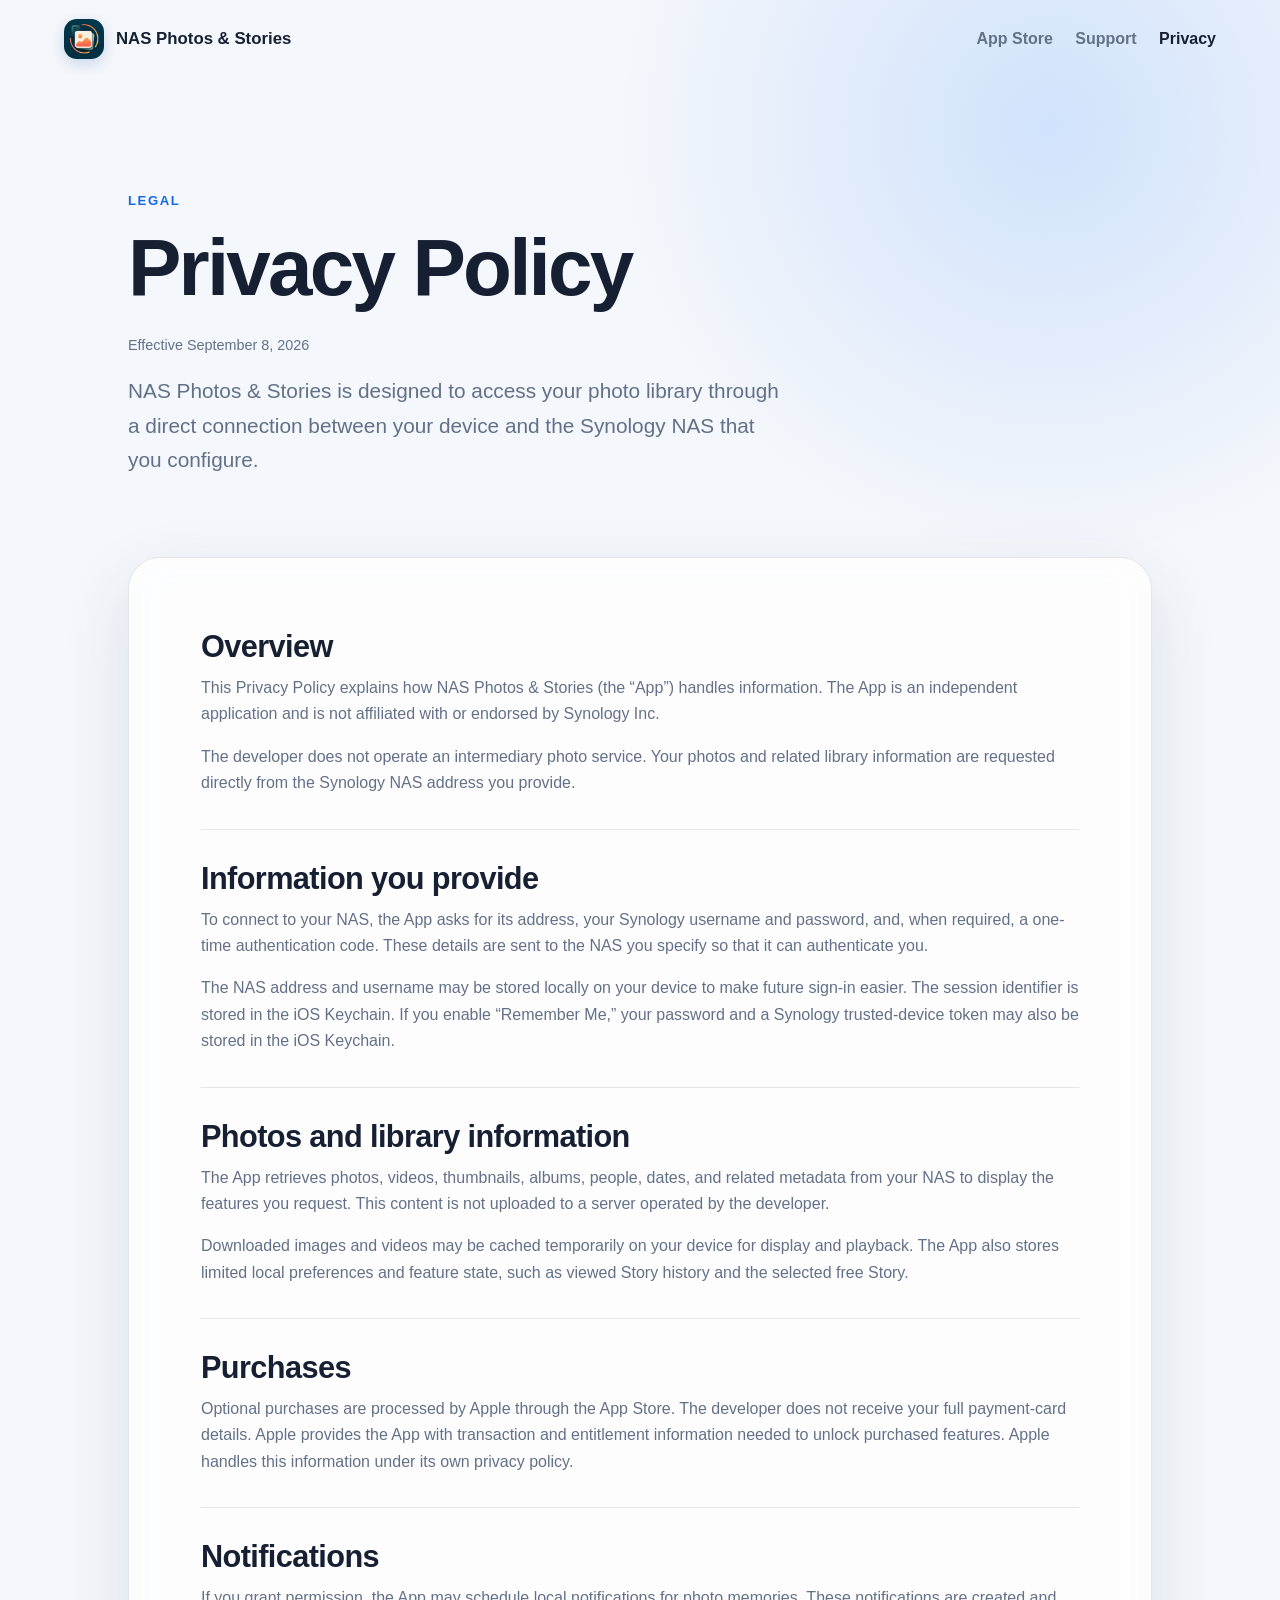
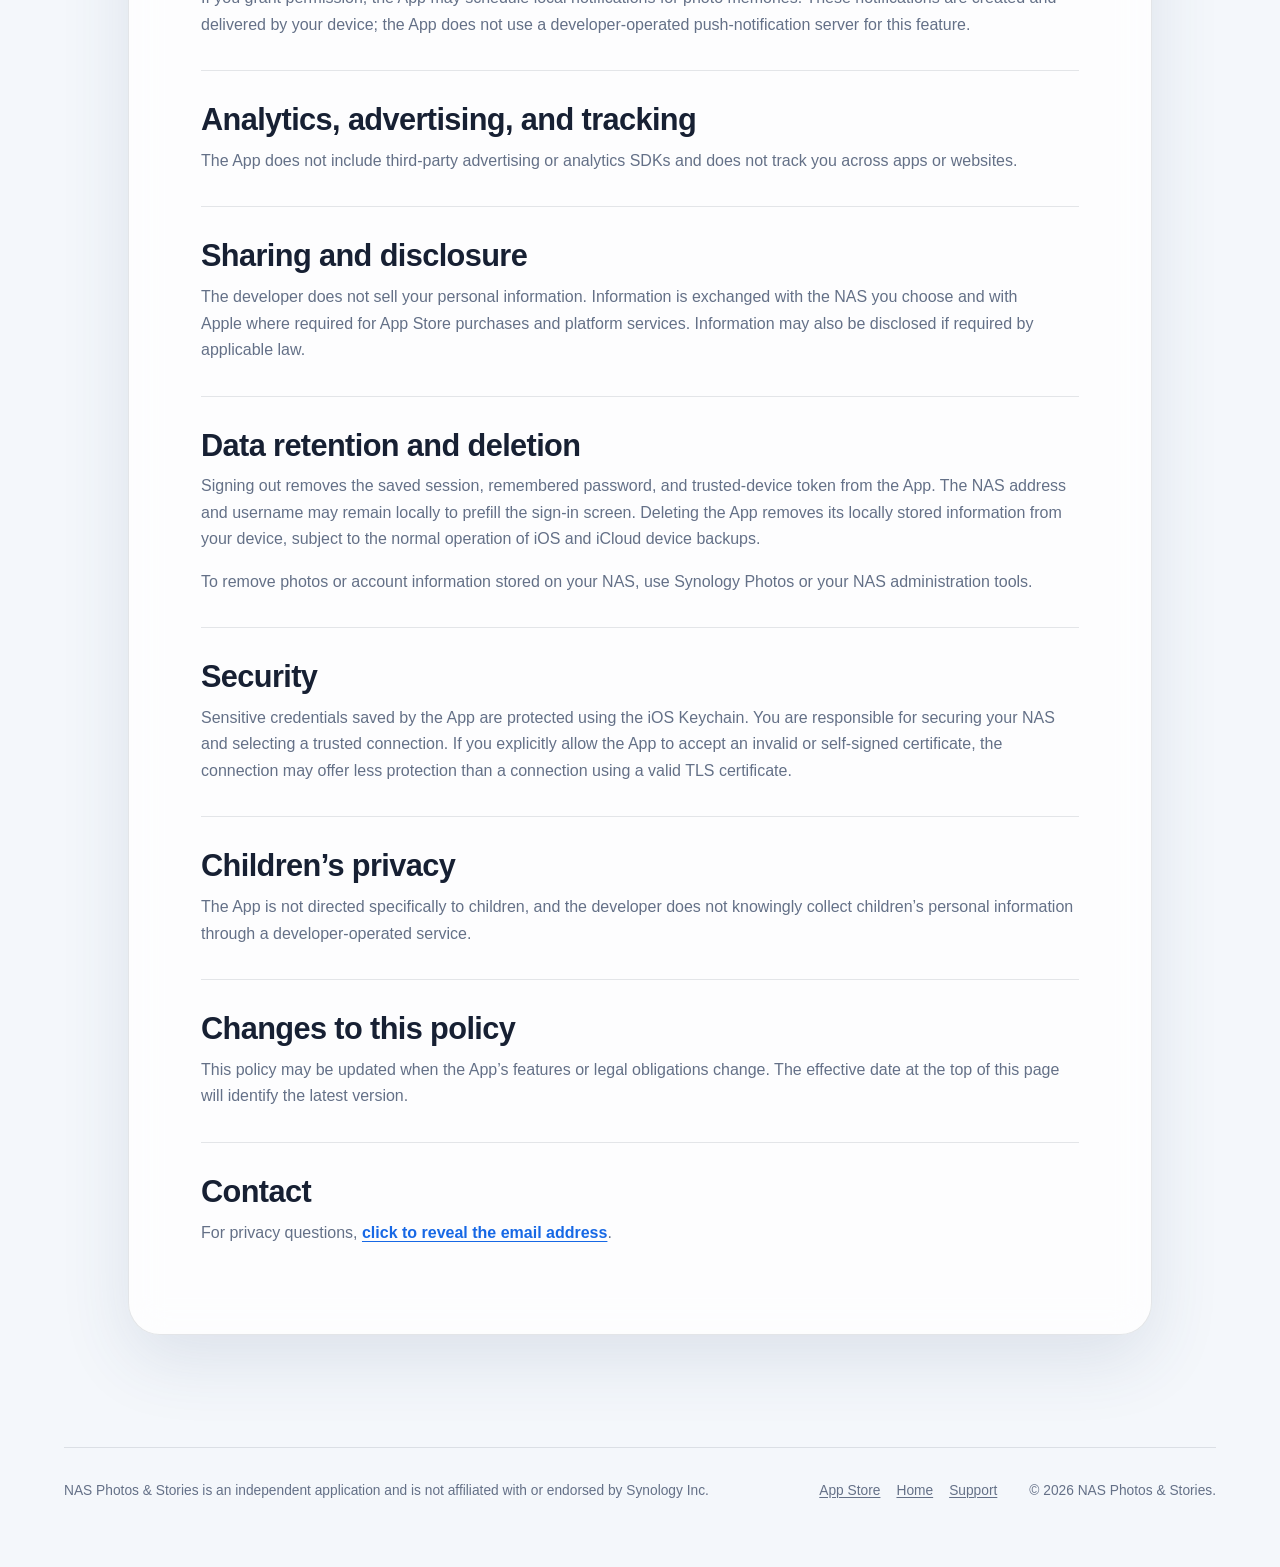
<file: privacy.html>
<!doctype html>
<html lang="en">
<head>
  <!-- Google tag (gtag.js) -->
  <script async src="https://www.googletagmanager.com/gtag/js?id=G-BH10E3C2WW"></script>
  <script>
    window.dataLayer = window.dataLayer || [];
    function gtag(){dataLayer.push(arguments);}
    gtag('js', new Date());

    gtag('config', 'G-BH10E3C2WW');
  </script>
  <meta charset="utf-8">
  <meta name="viewport" content="width=device-width, initial-scale=1">
  <meta name="description" content="Learn how NAS Photos &amp; Stories handles connection details, credentials, photos, purchases, and other information on your device and NAS.">
  <meta name="color-scheme" content="light dark">
  <meta name="apple-itunes-app" content="app-id=6807876024">
  <meta property="og:type" content="article">
  <meta property="og:site_name" content="NAS Photos &amp; Stories">
  <meta property="og:title" content="Privacy Policy — NAS Photos &amp; Stories">
  <meta property="og:description" content="How NAS Photos &amp; Stories handles connection details, credentials, photos, purchases, and other information.">
  <meta property="og:url" content="https://nasstories.app/privacy.html">
  <meta property="og:image" content="https://nasstories.app/assets/social-share.png">
  <meta property="og:image:type" content="image/png">
  <meta property="og:image:width" content="1200">
  <meta property="og:image:height" content="630">
  <meta property="og:image:alt" content="NAS Photos &amp; Stories — Your photo library has Stories to tell">
  <meta name="twitter:card" content="summary_large_image">
  <meta name="twitter:image" content="https://nasstories.app/assets/social-share.png">
  <meta name="twitter:image:alt" content="NAS Photos &amp; Stories — Your photo library has Stories to tell">
  <title>Privacy Policy — NAS Photos &amp; Stories</title>
  <link rel="canonical" href="https://nasstories.app/privacy.html">
  <link rel="icon" href="assets/app-icon.png" type="image/png">
  <link rel="apple-touch-icon" href="assets/app-icon.png">
  <link rel="stylesheet" href="styles.css?v=20261007-1">
  <script src="email-reveal.js?v=20261007-1" defer></script>

  <!-- Reddit Pixel -->
  <script>
  !function(w,d){if(!w.rdt){var p=w.rdt=function(){p.sendEvent?p.sendEvent.apply(p,arguments):p.callQueue.push(arguments)};p.callQueue=[];var t=d.createElement("script");t.src="https://www.redditstatic.com/ads/pixel.js?pixel_id=a2_jrno8rvgm4w2",t.async=!0;var s=d.getElementsByTagName("script")[0];s.parentNode.insertBefore(t,s)}}(window,document);rdt('init','a2_jrno8rvgm4w2');rdt('track', 'PageVisit');
  </script>
  <!-- DO NOT MODIFY UNLESS TO REPLACE A USER IDENTIFIER -->
  <!-- End Reddit Pixel -->
</head>
<body>
  <a class="skip-link" href="#main">Skip to content</a>

  <header class="site-header">
    <a class="brand" href="./" aria-label="NAS Photos &amp; Stories home">
      <img src="assets/app-icon.png" width="40" height="40" alt="">
      <span>NAS Photos &amp; Stories</span>
    </a>
    <nav aria-label="Main navigation">
      <a href="https://apps.apple.com/app/nas-photos-stories/id6807876024">App Store</a>
      <a href="support.html">Support</a>
      <a href="privacy.html" aria-current="page">Privacy</a>
    </nav>
  </header>

  <main id="main" class="document-page">
    <header class="document-header">
      <p class="eyebrow">Legal</p>
      <h1>Privacy Policy</h1>
      <p class="updated">Effective September 8, 2026</p>
      <p class="intro">NAS Photos &amp; Stories is designed to access your photo library through a direct connection between your device and the Synology NAS that you configure.</p>
    </header>

    <article class="document-content">
      <section>
        <h2>Overview</h2>
        <p>This Privacy Policy explains how NAS Photos &amp; Stories (the “App”) handles information. The App is an independent application and is not affiliated with or endorsed by Synology Inc.</p>
        <p>The developer does not operate an intermediary photo service. Your photos and related library information are requested directly from the Synology NAS address you provide.</p>
      </section>

      <section>
        <h2>Information you provide</h2>
        <p>To connect to your NAS, the App asks for its address, your Synology username and password, and, when required, a one-time authentication code. These details are sent to the NAS you specify so that it can authenticate you.</p>
        <p>The NAS address and username may be stored locally on your device to make future sign-in easier. The session identifier is stored in the iOS Keychain. If you enable “Remember Me,” your password and a Synology trusted-device token may also be stored in the iOS Keychain.</p>
      </section>

      <section>
        <h2>Photos and library information</h2>
        <p>The App retrieves photos, videos, thumbnails, albums, people, dates, and related metadata from your NAS to display the features you request. This content is not uploaded to a server operated by the developer.</p>
        <p>Downloaded images and videos may be cached temporarily on your device for display and playback. The App also stores limited local preferences and feature state, such as viewed Story history and the selected free Story.</p>
      </section>

      <section>
        <h2>Purchases</h2>
        <p>Optional purchases are processed by Apple through the App Store. The developer does not receive your full payment-card details. Apple provides the App with transaction and entitlement information needed to unlock purchased features. Apple handles this information under its own privacy policy.</p>
      </section>

      <section>
        <h2>Notifications</h2>
        <p>If you grant permission, the App may schedule local notifications for photo memories. These notifications are created and delivered by your device; the App does not use a developer-operated push-notification server for this feature.</p>
      </section>

      <section>
        <h2>Analytics, advertising, and tracking</h2>
        <p>The App does not include third-party advertising or analytics SDKs and does not track you across apps or websites.</p>
      </section>

      <section>
        <h2>Sharing and disclosure</h2>
        <p>The developer does not sell your personal information. Information is exchanged with the NAS you choose and with Apple where required for App Store purchases and platform services. Information may also be disclosed if required by applicable law.</p>
      </section>

      <section>
        <h2>Data retention and deletion</h2>
        <p>Signing out removes the saved session, remembered password, and trusted-device token from the App. The NAS address and username may remain locally to prefill the sign-in screen. Deleting the App removes its locally stored information from your device, subject to the normal operation of iOS and iCloud device backups.</p>
        <p>To remove photos or account information stored on your NAS, use Synology Photos or your NAS administration tools.</p>
      </section>

      <section>
        <h2>Security</h2>
        <p>Sensitive credentials saved by the App are protected using the iOS Keychain. You are responsible for securing your NAS and selecting a trusted connection. If you explicitly allow the App to accept an invalid or self-signed certificate, the connection may offer less protection than a connection using a valid TLS certificate.</p>
      </section>

      <section>
        <h2>Children’s privacy</h2>
        <p>The App is not directed specifically to children, and the developer does not knowingly collect children’s personal information through a developer-operated service.</p>
      </section>

      <section>
        <h2>Changes to this policy</h2>
        <p>This policy may be updated when the App’s features or legal obligations change. The effective date at the top of this page will identify the latest version.</p>
      </section>

      <section>
        <h2>Contact</h2>
        <p>For privacy questions, <button class="email-reveal-link" type="button" data-email-reveal>click to reveal the email address</button>.</p>
      </section>
    </article>
  </main>

  <footer>
    <p>NAS Photos &amp; Stories is an independent application and is not affiliated with or endorsed by Synology Inc.</p>
    <div class="footer-links">
      <a href="https://apps.apple.com/app/nas-photos-stories/id6807876024">App Store</a>
      <a href="./">Home</a>
      <a href="support.html">Support</a>
    </div>
    <p>&copy; 2026 NAS Photos &amp; Stories.</p>
  </footer>
</body>
</html>
</file>
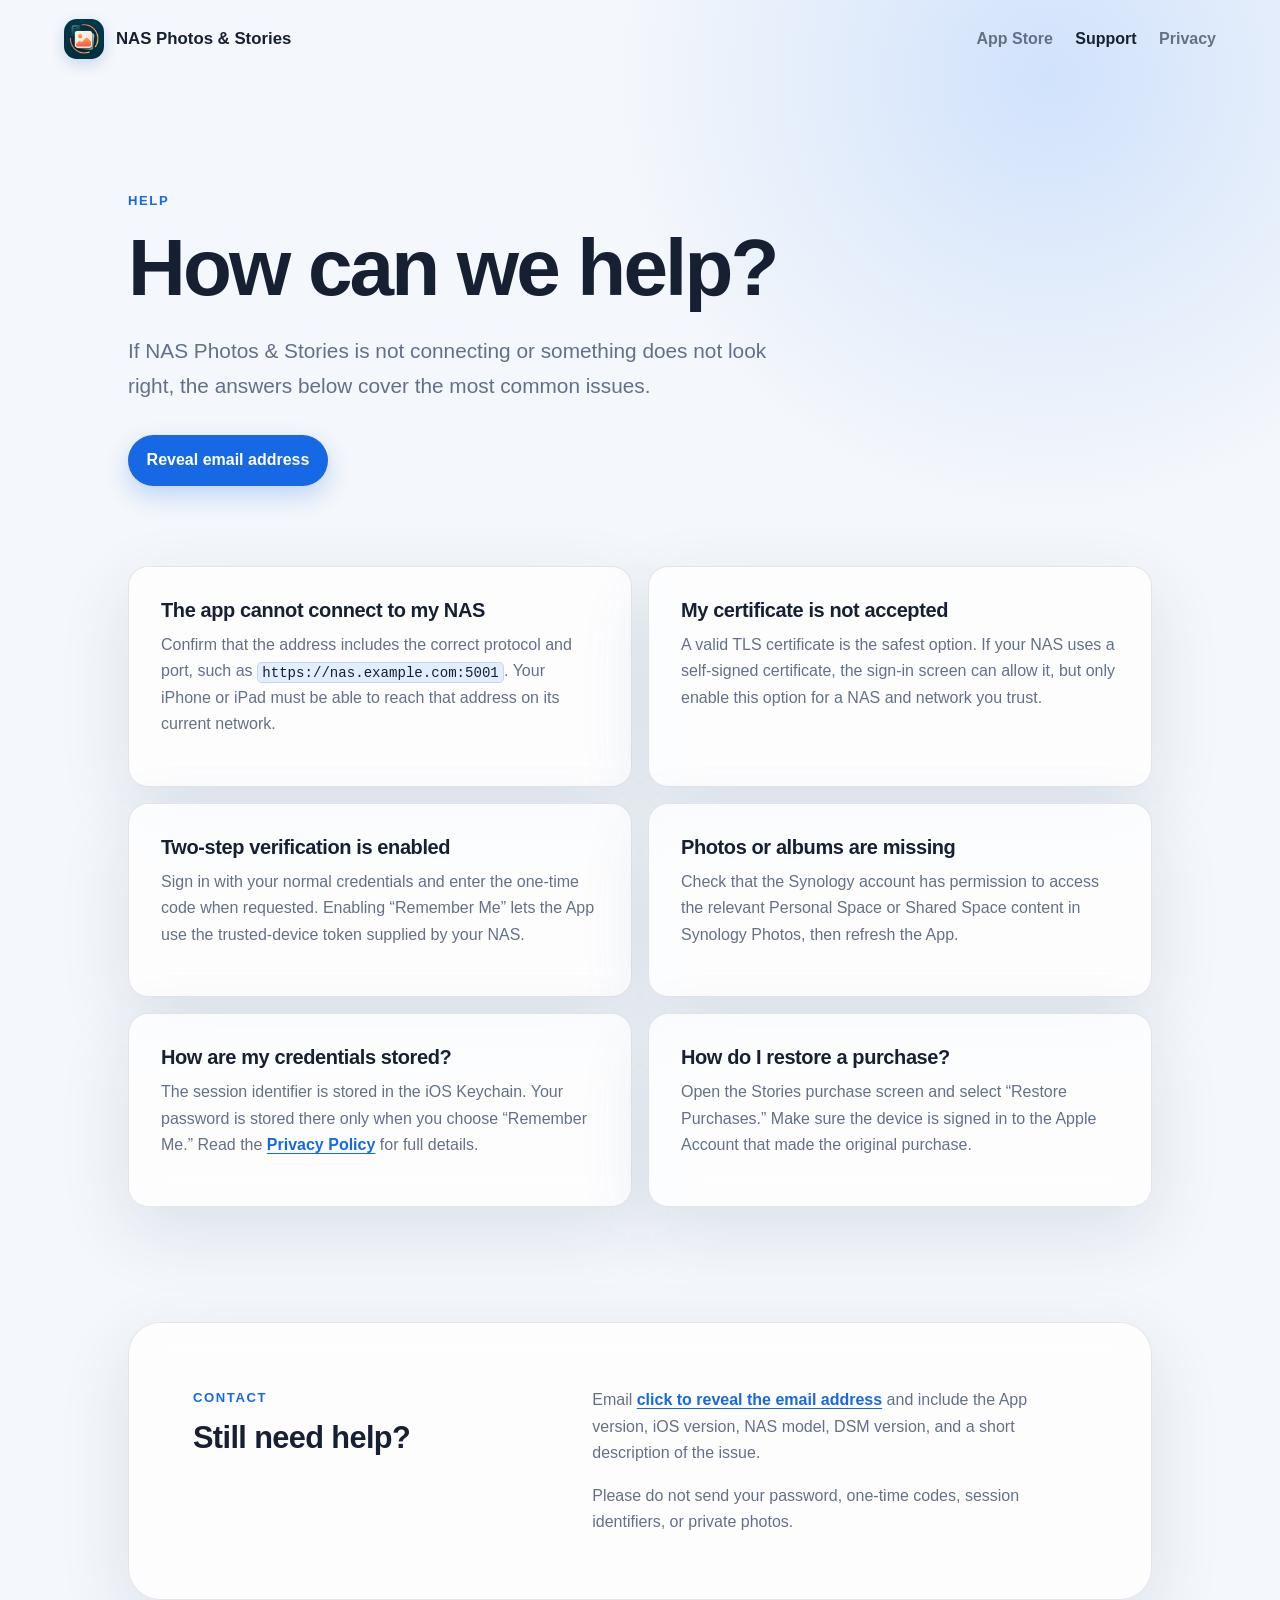
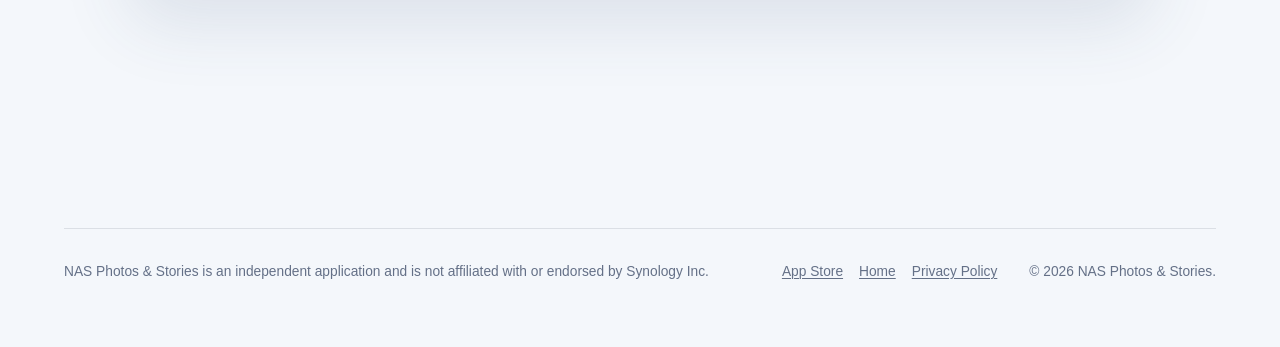
<file: support.html>
<!doctype html>
<html lang="en">
<head>
  <!-- Google tag (gtag.js) -->
  <script async src="https://www.googletagmanager.com/gtag/js?id=G-BH10E3C2WW"></script>
  <script>
    window.dataLayer = window.dataLayer || [];
    function gtag(){dataLayer.push(arguments);}
    gtag('js', new Date());

    gtag('config', 'G-BH10E3C2WW');
  </script>
  <meta charset="utf-8">
  <meta name="viewport" content="width=device-width, initial-scale=1">
  <meta name="description" content="Get help with NAS Photos &amp; Stories, including Synology NAS connections, certificates, missing photos, purchases, and account security.">
  <meta name="color-scheme" content="light dark">
  <meta name="apple-itunes-app" content="app-id=6807876024">
  <meta property="og:type" content="website">
  <meta property="og:site_name" content="NAS Photos &amp; Stories">
  <meta property="og:title" content="Support &amp; FAQ — NAS Photos &amp; Stories">
  <meta property="og:description" content="Help with Synology NAS connections, certificates, missing photos, purchases, and account security.">
  <meta property="og:url" content="https://nasstories.app/support.html">
  <meta property="og:image" content="https://nasstories.app/assets/social-share.png">
  <meta property="og:image:type" content="image/png">
  <meta property="og:image:width" content="1200">
  <meta property="og:image:height" content="630">
  <meta property="og:image:alt" content="NAS Photos &amp; Stories — Your photo library has Stories to tell">
  <meta name="twitter:card" content="summary_large_image">
  <meta name="twitter:image" content="https://nasstories.app/assets/social-share.png">
  <meta name="twitter:image:alt" content="NAS Photos &amp; Stories — Your photo library has Stories to tell">
  <title>Support &amp; FAQ — NAS Photos &amp; Stories</title>
  <link rel="canonical" href="https://nasstories.app/support.html">
  <link rel="icon" href="assets/app-icon.png" type="image/png">
  <link rel="apple-touch-icon" href="assets/app-icon.png">
  <link rel="stylesheet" href="styles.css?v=20261007-1">
  <script src="email-reveal.js?v=20261007-1" defer></script>

  <!-- Reddit Pixel -->
  <script>
  !function(w,d){if(!w.rdt){var p=w.rdt=function(){p.sendEvent?p.sendEvent.apply(p,arguments):p.callQueue.push(arguments)};p.callQueue=[];var t=d.createElement("script");t.src="https://www.redditstatic.com/ads/pixel.js?pixel_id=a2_jrno8rvgm4w2",t.async=!0;var s=d.getElementsByTagName("script")[0];s.parentNode.insertBefore(t,s)}}(window,document);rdt('init','a2_jrno8rvgm4w2');rdt('track', 'PageVisit');
  </script>
  <!-- DO NOT MODIFY UNLESS TO REPLACE A USER IDENTIFIER -->
  <!-- End Reddit Pixel -->
</head>
<body>
  <a class="skip-link" href="#main">Skip to content</a>

  <header class="site-header">
    <a class="brand" href="./" aria-label="NAS Photos &amp; Stories home">
      <img src="assets/app-icon.png" width="40" height="40" alt="">
      <span>NAS Photos &amp; Stories</span>
    </a>
    <nav aria-label="Main navigation">
      <a href="https://apps.apple.com/app/nas-photos-stories/id6807876024">App Store</a>
      <a href="support.html" aria-current="page">Support</a>
      <a href="privacy.html">Privacy</a>
    </nav>
  </header>

  <main id="main" class="document-page">
    <header class="document-header support-header">
      <p class="eyebrow">Help</p>
      <h1>How can we help?</h1>
      <p class="intro">If NAS Photos &amp; Stories is not connecting or something does not look right, the answers below cover the most common issues.</p>
      <button class="button primary email-reveal" type="button" data-email-reveal>Reveal email address</button>
    </header>

    <section class="support-grid" aria-label="Frequently asked questions">
      <article class="support-card">
        <h2>The app cannot connect to my NAS</h2>
        <p>Confirm that the address includes the correct protocol and port, such as <code>https://nas.example.com:5001</code>. Your iPhone or iPad must be able to reach that address on its current network.</p>
      </article>

      <article class="support-card">
        <h2>My certificate is not accepted</h2>
        <p>A valid TLS certificate is the safest option. If your NAS uses a self-signed certificate, the sign-in screen can allow it, but only enable this option for a NAS and network you trust.</p>
      </article>

      <article class="support-card">
        <h2>Two-step verification is enabled</h2>
        <p>Sign in with your normal credentials and enter the one-time code when requested. Enabling “Remember Me” lets the App use the trusted-device token supplied by your NAS.</p>
      </article>

      <article class="support-card">
        <h2>Photos or albums are missing</h2>
        <p>Check that the Synology account has permission to access the relevant Personal Space or Shared Space content in Synology Photos, then refresh the App.</p>
      </article>

      <article class="support-card">
        <h2>How are my credentials stored?</h2>
        <p>The session identifier is stored in the iOS Keychain. Your password is stored there only when you choose “Remember Me.” Read the <a href="privacy.html">Privacy Policy</a> for full details.</p>
      </article>

      <article class="support-card">
        <h2>How do I restore a purchase?</h2>
        <p>Open the Stories purchase screen and select “Restore Purchases.” Make sure the device is signed in to the Apple Account that made the original purchase.</p>
      </article>
    </section>

    <section class="contact-card" aria-labelledby="contact-title">
      <div>
        <p class="eyebrow">Contact</p>
        <h2 id="contact-title">Still need help?</h2>
      </div>
      <div>
        <p>Email <button class="email-reveal-link" type="button" data-email-reveal>click to reveal the email address</button> and include the App version, iOS version, NAS model, DSM version, and a short description of the issue.</p>
        <p>Please do not send your password, one-time codes, session identifiers, or private photos.</p>
      </div>
    </section>
  </main>

  <footer>
    <p>NAS Photos &amp; Stories is an independent application and is not affiliated with or endorsed by Synology Inc.</p>
    <div class="footer-links">
      <a href="https://apps.apple.com/app/nas-photos-stories/id6807876024">App Store</a>
      <a href="./">Home</a>
      <a href="privacy.html">Privacy Policy</a>
    </div>
    <p>&copy; 2026 NAS Photos &amp; Stories.</p>
  </footer>
</body>
</html>
</file>
<file: styles.css>
:root {
  color-scheme: light dark;
  --page: #f4f7fb;
  --surface: rgba(255, 255, 255, 0.78);
  --surface-solid: #ffffff;
  --ink: #172033;
  --muted: #647087;
  --line: rgba(23, 32, 51, 0.11);
  --accent: #1768e5;
  --accent-strong: #0c4eb8;
  --accent-soft: #e2edff;
  --story-accent: #d94f32;
  --shadow: 0 24px 70px rgba(47, 72, 117, 0.12);
  --radius-large: 2rem;
  --radius-medium: 1.25rem;
  font-family: -apple-system, BlinkMacSystemFont, "SF Pro Text", "Helvetica Neue", sans-serif;
  font-synthesis: none;
}

* {
  box-sizing: border-box;
}

html {
  scroll-behavior: smooth;
}

body {
  min-width: 20rem;
  margin: 0;
  color: var(--ink);
  background:
    radial-gradient(circle at 82% 4%, rgba(68, 142, 255, 0.2), transparent 27rem),
    var(--page);
  font-size: 1rem;
  line-height: 1.65;
}

a {
  color: var(--accent);
  text-decoration-thickness: 0.08em;
  text-underline-offset: 0.18em;
}

a:hover {
  color: var(--accent-strong);
}

a:focus-visible {
  outline: 3px solid var(--accent);
  outline-offset: 4px;
  border-radius: 0.35rem;
}

.skip-link {
  position: fixed;
  top: 1rem;
  left: 1rem;
  z-index: 10;
  padding: 0.65rem 0.9rem;
  color: white;
  background: var(--accent-strong);
  transform: translateY(-160%);
}

.skip-link:focus {
  transform: translateY(0);
}

.site-header,
main,
footer {
  width: min(72rem, calc(100% - 2rem));
  margin-inline: auto;
}

.site-header {
  display: flex;
  align-items: center;
  justify-content: space-between;
  padding-block: 1.2rem;
}

.brand {
  display: inline-flex;
  align-items: center;
  gap: 0.75rem;
  color: var(--ink);
  font-size: 1.05rem;
  font-weight: 700;
  text-decoration: none;
}

.brand img {
  display: block;
  border-radius: 0.8rem;
  box-shadow: 0 5px 14px rgba(38, 91, 176, 0.2);
}

nav {
  display: flex;
  gap: 1.4rem;
}

nav a {
  color: var(--muted);
  font-weight: 600;
  text-decoration: none;
}

nav a:hover,
nav a[aria-current="page"] {
  color: var(--ink);
}

.hero {
  display: grid;
  grid-template-columns: minmax(0, 1.15fr) minmax(24rem, 0.85fr);
  align-items: center;
  gap: clamp(2rem, 5vw, 4.5rem);
  min-height: min(45rem, calc(100vh - 5rem));
  padding-block: clamp(3.5rem, 8vw, 7rem);
}

.hero-copy {
  max-width: 48rem;
}

.eyebrow {
  margin: 0 0 0.75rem;
  color: var(--accent);
  font-size: 0.82rem;
  font-weight: 750;
  letter-spacing: 0.12em;
  text-transform: uppercase;
}

h1,
h2,
p {
  text-wrap: pretty;
}

h1,
h2 {
  margin-top: 0;
  line-height: 1.1;
  letter-spacing: -0.035em;
}

h1 {
  max-width: 14ch;
  margin-bottom: 1.4rem;
  font-size: clamp(2.8rem, 7vw, 5.8rem);
}

.story-highlight {
  color: var(--story-accent);
}

h2 {
  margin-bottom: 0.7rem;
  font-size: clamp(1.35rem, 2.4vw, 2rem);
}

p {
  margin-block: 0 1rem;
}

.intro {
  max-width: 43rem;
  color: var(--muted);
  font-size: clamp(1.1rem, 2vw, 1.3rem);
}

.hero-actions {
  display: flex;
  flex-wrap: wrap;
  align-items: center;
  gap: 0.8rem;
  margin-top: 2rem;
}

.app-store-badge {
  display: inline-flex;
  flex: 0 0 auto;
  line-height: 0;
  text-decoration: none;
}

.app-store-badge img {
  display: block;
  width: auto;
  height: 3.25rem;
}

.button {
  display: inline-flex;
  align-items: center;
  justify-content: center;
  min-height: 3rem;
  padding: 0.7rem 1.1rem;
  border: 1px solid transparent;
  border-radius: 999px;
  cursor: pointer;
  font: inherit;
  font-weight: 700;
  text-decoration: none;
}

.button.primary {
  color: white;
  background: var(--accent);
  box-shadow: 0 10px 25px rgba(23, 104, 229, 0.24);
}

.button.primary:hover {
  color: white;
  background: var(--accent-strong);
}

.button.secondary {
  color: var(--ink);
  border-color: var(--line);
  background: var(--surface);
}

.hero-preview {
  position: relative;
  min-height: 43rem;
  isolation: isolate;
}

.hero-preview::before {
  position: absolute;
  inset: 10% 0 14% 2%;
  z-index: -1;
  border-radius: 50%;
  background: radial-gradient(circle, rgba(72, 143, 255, 0.3), rgba(72, 143, 255, 0) 68%);
  content: "";
  filter: blur(16px);
}

.phone-frame {
  position: absolute;
  margin: 0;
  padding: 0.42rem;
  border: 1px solid rgba(255, 255, 255, 0.18);
  border-radius: 2.8rem;
  background: #14171d;
  box-shadow: 0 2.5rem 5rem rgba(18, 35, 64, 0.24), 0 0.5rem 1.5rem rgba(18, 35, 64, 0.16);
  line-height: 0;
  overflow: hidden;
}

.phone-frame img {
  display: block;
  width: 100%;
  height: auto;
  border-radius: 2.35rem;
}

.phone-frame-back {
  bottom: 2.5rem;
  left: 0;
  z-index: 1;
  width: 15.5rem;
  transform: rotate(-5deg);
}

.phone-frame-front {
  top: 0;
  right: 0;
  z-index: 2;
  width: 19rem;
}

.app-showcase {
  margin-block: clamp(2rem, 8vw, 7rem);
}

.showcase-heading {
  display: grid;
  grid-template-columns: minmax(0, 1.1fr) minmax(18rem, 0.9fr);
  gap: clamp(2rem, 8vw, 7rem);
  align-items: end;
  margin-bottom: clamp(1.5rem, 4vw, 2.5rem);
}

.showcase-heading h2 {
  max-width: 13ch;
  margin-bottom: 0;
  font-size: clamp(2.2rem, 5vw, 4.25rem);
}

.showcase-heading > p {
  max-width: 38rem;
  margin-bottom: 0;
  color: var(--muted);
  font-size: 1.08rem;
}

.showcase-grid {
  display: grid;
  grid-template-columns: repeat(2, minmax(0, 1fr));
  gap: 1rem;
}

.showcase-card {
  position: relative;
  height: 38rem;
  padding: clamp(1.5rem, 4vw, 2.5rem);
  border-radius: var(--radius-large);
  box-shadow: var(--shadow);
  overflow: hidden;
}

.showcase-card-light {
  color: #172033;
  background:
    radial-gradient(circle at 80% 62%, rgba(58, 128, 232, 0.22), transparent 17rem),
    #e7f0ff;
}

.showcase-card-dark {
  color: #f7f9ff;
  background:
    radial-gradient(circle at 78% 66%, rgba(40, 112, 230, 0.3), transparent 18rem),
    #0d1425;
}

.showcase-card .feature-number {
  margin-bottom: 1rem;
}

.showcase-card-dark .feature-number {
  color: #8bb8ff;
}

.showcase-copy {
  position: relative;
  z-index: 2;
  max-width: 25rem;
}

.showcase-copy h3 {
  max-width: 13ch;
  margin: 0 0 0.7rem;
  font-size: clamp(1.7rem, 3vw, 2.5rem);
  line-height: 1.08;
  letter-spacing: -0.035em;
}

.showcase-copy p {
  max-width: 29rem;
  color: #59677f;
}

.showcase-card-dark .showcase-copy p {
  color: #b9c4d8;
}

.showcase-screen {
  position: absolute;
  top: 15.5rem;
  left: 50%;
  width: min(17.5rem, 58%);
  margin: 0;
  padding: 0.35rem;
  border-radius: 2.35rem;
  background: #101319;
  box-shadow: 0 1.75rem 4rem rgba(10, 20, 38, 0.32);
  line-height: 0;
  transform: translateX(-50%);
}

.showcase-screen img {
  display: block;
  width: 100%;
  height: auto;
  border-radius: 2rem;
}

.feature-grid {
  display: grid;
  grid-template-columns: repeat(3, minmax(0, 1fr));
  gap: 1rem;
  margin-bottom: 1rem;
}

.feature-card,
.support-card,
.privacy-callout,
.contact-card,
.document-content {
  border: 1px solid var(--line);
  background: var(--surface);
  box-shadow: var(--shadow);
  backdrop-filter: blur(18px);
  -webkit-backdrop-filter: blur(18px);
}

.feature-card,
.support-card {
  padding: clamp(1.35rem, 3vw, 2rem);
  border-radius: var(--radius-medium);
}

.feature-number {
  display: block;
  margin-bottom: 2.5rem;
  color: var(--accent);
  font-size: 0.8rem;
  font-weight: 800;
  letter-spacing: 0.12em;
}

.feature-card p,
.support-card p,
.privacy-callout > p,
.contact-card > div:last-child,
.document-content p {
  color: var(--muted);
}

.privacy-callout,
.contact-card {
  display: grid;
  grid-template-columns: minmax(0, 0.75fr) minmax(0, 1.25fr);
  gap: clamp(2rem, 8vw, 7rem);
  align-items: start;
  margin-block: clamp(4rem, 9vw, 8rem);
  padding: clamp(1.6rem, 5vw, 4rem);
  border-radius: var(--radius-large);
}

.privacy-callout p:last-child,
.contact-card p:last-child {
  margin-bottom: 0;
}

.document-page {
  max-width: 64rem;
  padding-block: clamp(4rem, 9vw, 7rem);
}

.document-header {
  margin-bottom: clamp(2.5rem, 7vw, 5rem);
}

.document-header h1 {
  max-width: 18ch;
  font-size: clamp(2.8rem, 7vw, 5rem);
}

.updated {
  color: var(--muted);
  font-size: 0.9rem;
}

.document-content {
  padding: clamp(1.5rem, 6vw, 4.5rem);
  border-radius: var(--radius-large);
}

.document-content section + section {
  padding-top: 2rem;
  border-top: 1px solid var(--line);
  margin-top: 2rem;
}

.document-content h2,
.support-card h2,
.contact-card h2 {
  letter-spacing: -0.02em;
}

.document-content a,
.support-card a,
.contact-card a {
  font-weight: 650;
}

.email-reveal-link {
  margin: 0;
  padding: 0;
  border: 0;
  border-radius: 0.35rem;
  color: var(--accent);
  background: none;
  cursor: pointer;
  font: inherit;
  font-weight: 650;
  text-decoration: underline;
  text-decoration-thickness: 0.08em;
  text-underline-offset: 0.18em;
}

.email-reveal-link:hover {
  color: var(--accent-strong);
}

.button:focus-visible,
.email-reveal-link:focus-visible {
  outline: 3px solid var(--accent);
  outline-offset: 4px;
}

.support-header .button {
  margin-top: 1rem;
}

.support-grid {
  display: grid;
  grid-template-columns: repeat(2, minmax(0, 1fr));
  gap: 1rem;
}

.support-card h2 {
  font-size: 1.25rem;
}

code {
  padding: 0.12em 0.3em;
  border: 1px solid var(--line);
  border-radius: 0.3rem;
  color: var(--ink);
  background: var(--accent-soft);
  font-size: 0.88em;
  overflow-wrap: anywhere;
}

footer {
  display: grid;
  grid-template-columns: minmax(0, 1fr) auto auto;
  gap: 2rem;
  align-items: start;
  padding-block: 2rem 3rem;
  border-top: 1px solid var(--line);
  color: var(--muted);
  font-size: 0.86rem;
}

.footer-links {
  display: flex;
  gap: 1rem;
}

footer a {
  color: var(--muted);
}

@media (max-width: 64rem) {
  .hero {
    grid-template-columns: 1fr;
    min-height: auto;
  }

  .hero-preview {
    width: min(100%, 28rem);
    margin-inline: auto;
  }

  .showcase-heading,
  .showcase-grid {
    grid-template-columns: 1fr;
  }

  .showcase-heading {
    gap: 1rem;
  }
}

@media (min-width: 48.01rem) and (max-width: 64rem) {
  .showcase-card {
    height: 32rem;
  }

  .showcase-copy {
    max-width: 45%;
  }

  .showcase-screen {
    top: 2.5rem;
    right: clamp(2.5rem, 8vw, 6rem);
    left: auto;
    width: 17.5rem;
    transform: none;
  }
}

@media (max-width: 48rem) {
  .hero-preview {
    min-height: 35rem;
  }

  .hero-preview::before {
    inset: 10% 0 14%;
  }

  .phone-frame-back {
    width: 12.5rem;
  }

  .phone-frame-front {
    width: 16rem;
  }

  .feature-grid,
  .support-grid,
  .privacy-callout,
  .contact-card {
    grid-template-columns: 1fr;
  }

  .showcase-card {
    height: 38rem;
  }

  footer {
    grid-template-columns: 1fr;
    gap: 0.8rem;
  }
}

@media (max-width: 32rem) {
  .site-header {
    align-items: flex-start;
  }

  .brand span {
    display: none;
  }

  nav {
    gap: 1rem;
  }

  h1 {
    font-size: clamp(2.4rem, 13vw, 3.4rem);
  }

  .hero-actions {
    align-items: stretch;
    flex-direction: column;
  }

  .app-store-badge {
    align-self: flex-start;
  }

  .hero-preview {
    min-height: 31rem;
  }

  .phone-frame-back {
    bottom: 1.75rem;
    width: 10.5rem;
  }

  .phone-frame-front {
    width: min(14rem, 68vw);
  }

  .phone-frame,
  .phone-frame img {
    border-radius: 2.15rem;
  }

  .showcase-card {
    height: 38rem;
  }

  .showcase-screen {
    top: 16rem;
    width: min(14.5rem, 72%);
  }
}

@media (prefers-reduced-motion: reduce) {
  html {
    scroll-behavior: auto;
  }
}

@media (prefers-color-scheme: dark) {
  :root {
    --page: #0a1020;
    --surface: rgba(22, 31, 51, 0.8);
    --surface-solid: #161f33;
    --ink: #f5f8ff;
    --muted: #adb8cc;
    --line: rgba(219, 229, 255, 0.13);
    --accent: #70a9ff;
    --accent-strong: #9fc5ff;
    --accent-soft: #182d51;
    --story-accent: #ff9274;
    --shadow: 0 24px 70px rgba(0, 0, 0, 0.25);
  }

  body {
    background:
      radial-gradient(circle at 82% 4%, rgba(29, 92, 188, 0.25), transparent 27rem),
      var(--page);
  }

  .button.primary {
    color: #081126;
  }

  .button.primary:hover {
    color: #081126;
  }

}
</file>
